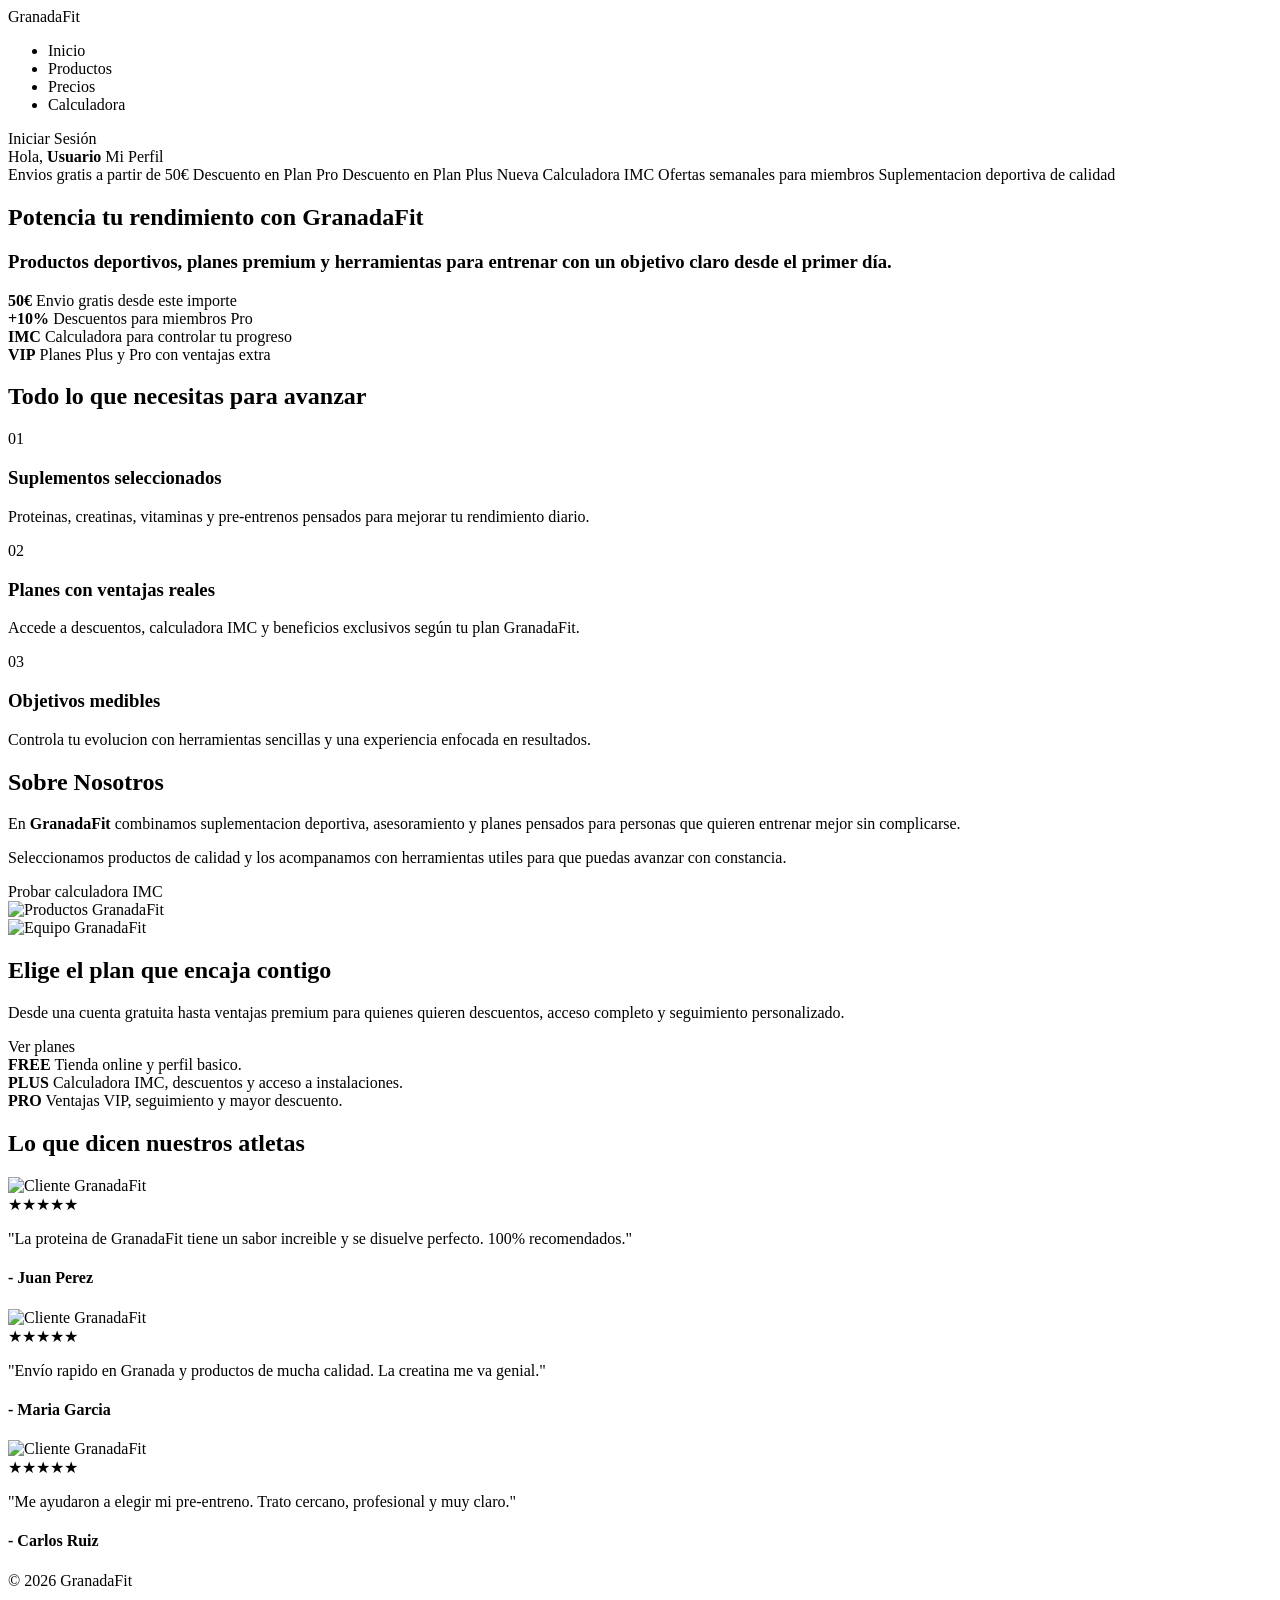
<file: src/main/resources/templates/index.html>
<!DOCTYPE html>
<html lang="es" xmlns:th="http://www.thymeleaf.org"
      xmlns:sec="http://www.thymeleaf.org/extras/spring-security">
<head>
  <meta charset="UTF-8">
  <meta name="viewport" content="width=device-width, initial-scale=1.0">
  <title>GranadaFit | Suplementos y planes fitness</title>
  <link rel="stylesheet" th:href="@{/styles.css}">
  <link href="https://fonts.googleapis.com/css2?family=Poppins:wght@300;400;500;600;700&display=swap" rel="stylesheet">
</head>
<body>

<header>
  <nav class="navbar">
    <div class="logo">Granada<span>Fit</span></div>
    <ul class="nav-links">
      <li><a th:href="@{index.html}">Inicio</a></li>
      <li><a th:href="@{/productos}">Productos</a></li>
      <li><a th:href="@{/precios}">Precios</a></li>
      <li><a th:href="@{/calculadora}">Calculadora</a></li>
    </ul>

    <div sec:authorize="isAnonymous()">
      <a th:href="@{/login}" class="btn-login">Iniciar Sesi&oacute;n</a>
    </div>

    <div sec:authorize="isAuthenticated()" class="user-nav">
      <span class="user-greeting">Hola, <strong sec:authentication="name">Usuario</strong></span>
      <a th:href="@{/perfil}" class="btn-profile">Mi Perfil</a>
    </div>
  </nav>
</header>

<div class="promo-banner">
  <div class="promo-track">
    <span>Envios gratis a partir de 50&euro;</span>
    <span>Descuento en Plan Pro</span>
    <span>Descuento en Plan Plus</span>
    <span>Nueva Calculadora IMC</span>
    <span>Ofertas semanales para miembros</span>
    <span>Suplementacion deportiva de calidad</span>
  </div>
</div>

<section id="inicio" class="hero">
  <div class="hero-content">
    <h1>Potencia tu <span class="highlight">rendimiento</span> con GranadaFit</h1>
    <h3>Productos deportivos, planes premium y herramientas para entrenar con un objetivo claro desde el primer día.</h3>
  </div>
</section>

<section class="trust-strip">
  <div class="trust-item">
    <strong>50&euro;</strong>
    <span>Envio gratis desde este importe</span>
  </div>
  <div class="trust-item">
    <strong>+10%</strong>
    <span>Descuentos para miembros Pro</span>
  </div>
  <div class="trust-item">
    <strong>IMC</strong>
    <span>Calculadora para controlar tu progreso</span>
  </div>
  <div class="trust-item">
    <strong>VIP</strong>
    <span>Planes Plus y Pro con ventajas extra</span>
  </div>
</section>

<section class="container">
  <h2 class="section-title">Todo lo que necesitas para avanzar</h2>
  <div class="benefits-grid">
    <article class="benefit-card">
      <span>01</span>
      <h3>Suplementos seleccionados</h3>
      <p>Proteinas, creatinas, vitaminas y pre-entrenos pensados para mejorar tu rendimiento diario.</p>
    </article>
    <article class="benefit-card">
      <span>02</span>
      <h3>Planes con ventajas reales</h3>
      <p>Accede a descuentos, calculadora IMC y beneficios exclusivos según tu plan GranadaFit.</p>
    </article>
    <article class="benefit-card">
      <span>03</span>
      <h3>Objetivos medibles</h3>
      <p>Controla tu evolucion con herramientas sencillas y una experiencia enfocada en resultados.</p>
    </article>
  </div>
</section>

<section id="sobre-nosotros" class="about-section">
  <div class="container about-flex">
    <div class="about-text">
      <h2>Sobre <span class="highlight">Nosotros</span></h2>
      <p>En <strong>GranadaFit</strong> combinamos suplementacion deportiva, asesoramiento y planes pensados para personas que quieren entrenar mejor sin complicarse.</p>
      <p>Seleccionamos productos de calidad y los acompanamos con herramientas utiles para que puedas avanzar con constancia.</p>
      <a th:href="@{/calculadora}" class="btn-main">Probar calculadora IMC</a>
    </div>
    <div class="about-img-grid">
      <div class="img-box">
        <img th:src="@{/img/img-index/productos.png}" alt="Productos GranadaFit">
      </div>
      <div class="img-box">
        <img th:src="@{/img/img-index/equipo.png}" alt="Equipo GranadaFit">
      </div>
    </div>
  </div>
</section>

<section class="plan-preview">
  <div class="plan-preview-inner">
    <div>
      <h2>Elige el plan que encaja contigo</h2>
      <p>Desde una cuenta gratuita hasta ventajas premium para quienes quieren descuentos, acceso completo y seguimiento personalizado.</p>
      <a th:href="@{/precios}" class="btn-main">Ver planes</a>
    </div>
    <div class="plan-list">
      <div><strong>FREE</strong> Tienda online y perfil basico.</div>
      <div><strong>PLUS</strong> Calculadora IMC, descuentos y acceso a instalaciones.</div>
      <div><strong>PRO</strong> Ventajas VIP, seguimiento y mayor descuento.</div>
    </div>
  </div>
</section>

<section id="opiniones" class="container">
  <h2 class="section-title">Lo que dicen nuestros atletas</h2>
  <div class="grid-opiniones">
    <div class="opinion-card">
      <div class="customer-img">
        <img th:src="@{/img/img-index/c1.png}" alt="Cliente GranadaFit">
      </div>
      <div class="rating" aria-label="5 de 5 estrellas">★★★★★</div>
      <p class="review">"La proteina de GranadaFit tiene un sabor increible y se disuelve perfecto. 100% recomendados."</p>
      <h4>- Juan Perez</h4>
    </div>
    <div class="opinion-card">
      <div class="customer-img">
        <img th:src="@{/img/img-index/c2.png}" alt="Cliente GranadaFit">
      </div>
      <div class="rating" aria-label="5 de 5 estrellas">★★★★★</div>
      <p class="review">"Envío rapido en Granada y productos de mucha calidad. La creatina me va genial."</p>
      <h4>- Maria Garcia</h4>
    </div>
    <div class="opinion-card">
      <div class="customer-img">
        <img th:src="@{/img/img-index/c3.png}" alt="Cliente GranadaFit">
      </div>
      <div class="rating" aria-label="5 de 5 estrellas">★★★★★</div>
      <p class="review">"Me ayudaron a elegir mi pre-entreno. Trato cercano, profesional y muy claro."</p>
      <h4>- Carlos Ruiz</h4>
    </div>
  </div>
</section>

<footer>
  <p>&copy; 2026 GranadaFit</p>
</footer>

</body>
</html>
</file>
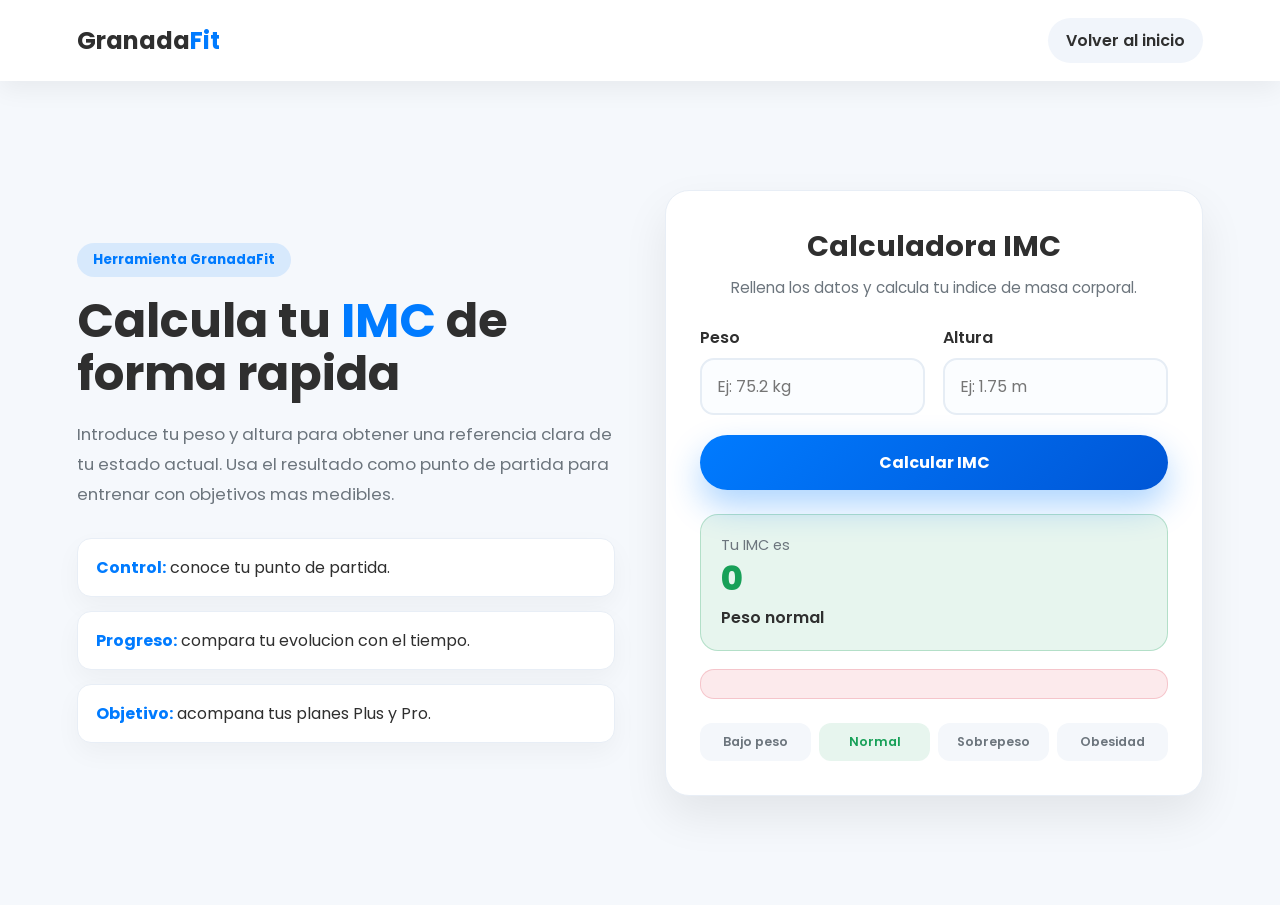
<file: src/main/resources/templates/calculadora.html>
<!DOCTYPE html>
<html lang="es" xmlns:th="http://www.thymeleaf.org">
<head>
    <meta charset="UTF-8">
    <meta name="viewport" content="width=device-width, initial-scale=1.0">
    <title>GranadaFit | Calculadora IMC</title>
    <link href="https://fonts.googleapis.com/css2?family=Poppins:wght@300;400;500;600;700&display=swap" rel="stylesheet">

    <style>
        :root {
            --primary-color: #007bff;
            --dark-color: #2f2f2f;
            --light-bg: #f5f8fc;
            --white: #ffffff;
            --muted: #6c757d;
            --success: #18a058;
            --danger: #dc3545;
            --shadow: 0 20px 45px rgba(0,0,0,0.08);
        }

        * {
            margin: 0;
            padding: 0;
            box-sizing: border-box;
            font-family: 'Poppins', sans-serif;
        }

        body {
            min-height: 100vh;
            background: var(--light-bg);
            color: var(--dark-color);
        }

        .topbar {
            width: 100%;
            background: var(--white);
            padding: 18px 6%;
            display: flex;
            justify-content: space-between;
            align-items: center;
            box-shadow: 0 8px 24px rgba(0,0,0,0.06);
        }

        .logo {
            font-size: 1.5rem;
            font-weight: 700;
        }

        .logo span {
            color: var(--primary-color);
        }

        .back-link {
            display: inline-flex;
            align-items: center;
            gap: 8px;
            color: var(--dark-color);
            text-decoration: none;
            font-weight: 600;
            background: #f1f5fb;
            padding: 10px 18px;
            border-radius: 999px;
            transition: 0.3s ease;
        }

        .back-link:hover {
            background: var(--dark-color);
            color: var(--white);
            transform: translateY(-2px);
        }

        .page {
            min-height: calc(100vh - 76px);
            display: grid;
            grid-template-columns: 1fr 1fr;
            align-items: center;
            gap: 50px;
            padding: 60px 6%;
        }

        .intro {
            max-width: 560px;
        }

        .tag {
            display: inline-block;
            margin-bottom: 18px;
            padding: 7px 16px;
            border-radius: 999px;
            background: rgba(0,123,255,0.12);
            color: var(--primary-color);
            font-weight: 700;
            font-size: 0.85rem;
        }

        .intro h1 {
            font-size: 3rem;
            line-height: 1.1;
            margin-bottom: 18px;
        }

        .intro h1 span {
            color: var(--primary-color);
        }

        .intro p {
            color: var(--muted);
            font-size: 1.05rem;
            line-height: 1.8;
            margin-bottom: 28px;
        }

        .benefits {
            display: grid;
            gap: 14px;
        }

        .benefit {
            background: var(--white);
            border: 1px solid #e8eef6;
            border-radius: 14px;
            padding: 16px 18px;
            box-shadow: 0 10px 26px rgba(0,0,0,0.04);
        }

        .benefit strong {
            color: var(--primary-color);
        }

        .calculator-card {
            background: var(--white);
            border-radius: 24px;
            padding: 34px;
            box-shadow: var(--shadow);
            border: 1px solid #e8eef6;
        }

        .card-header {
            margin-bottom: 26px;
            text-align: center;
        }

        .card-header h2 {
            font-size: 1.8rem;
            margin-bottom: 8px;
        }

        .card-header p {
            color: var(--muted);
            font-size: 0.95rem;
        }

        .form-grid {
            display: grid;
            grid-template-columns: 1fr 1fr;
            gap: 18px;
        }

        .form-group {
            margin-bottom: 20px;
        }

        .form-group label {
            display: block;
            margin-bottom: 8px;
            font-weight: 600;
            color: var(--dark-color);
        }

        .form-group input {
            width: 100%;
            border: 2px solid #e6edf5;
            border-radius: 14px;
            padding: 14px 15px;
            font-size: 1rem;
            outline: none;
            transition: 0.3s ease;
            background: #fbfdff;
        }

        .form-group input:focus {
            border-color: var(--primary-color);
            box-shadow: 0 0 0 4px rgba(0,123,255,0.12);
            background: var(--white);
        }

        .btn-calculate {
            width: 100%;
            border: none;
            border-radius: 999px;
            padding: 15px 20px;
            background: linear-gradient(135deg, var(--primary-color), #0056d6);
            color: var(--white);
            font-size: 1rem;
            font-weight: 700;
            cursor: pointer;
            box-shadow: 0 16px 34px rgba(0,123,255,0.32);
            transition: 0.3s ease;
        }

        .btn-calculate:hover {
            transform: translateY(-3px);
            box-shadow: 0 20px 42px rgba(0,123,255,0.42);
        }

        .result {
            margin-top: 24px;
            padding: 20px;
            border-radius: 18px;
            background: rgba(24,160,88,0.1);
            border: 1px solid rgba(24,160,88,0.25);
        }

        .result-label {
            color: var(--muted);
            font-size: 0.9rem;
            margin-bottom: 6px;
        }

        .result-value {
            font-size: 2.1rem;
            color: var(--success);
            font-weight: 800;
            line-height: 1;
        }

        .result-message {
            margin-top: 10px;
            color: var(--dark-color);
            font-weight: 600;
        }

        .error {
            margin-top: 18px;
            padding: 14px 16px;
            border-radius: 14px;
            color: var(--danger);
            background: rgba(220,53,69,0.1);
            border: 1px solid rgba(220,53,69,0.2);
            font-weight: 600;
        }

        .scale {
            display: grid;
            grid-template-columns: repeat(4, 1fr);
            gap: 8px;
            margin-top: 24px;
        }

        .scale-item {
            padding: 10px;
            border-radius: 12px;
            background: #f4f7fb;
            text-align: center;
            font-size: 0.78rem;
            color: var(--muted);
            font-weight: 600;
        }

        .scale-item:nth-child(2) {
            color: var(--success);
            background: rgba(24,160,88,0.1);
        }

        @media (max-width: 900px) {
            .page {
                grid-template-columns: 1fr;
                padding: 42px 5%;
            }

            .intro {
                max-width: 100%;
                text-align: center;
            }

            .intro h1 {
                font-size: 2.25rem;
            }
        }

        @media (max-width: 560px) {
            .topbar {
                gap: 14px;
                flex-direction: column;
            }

            .calculator-card {
                padding: 24px;
            }

            .form-grid,
            .scale {
                grid-template-columns: 1fr;
            }
        }
    </style>
</head>
<body>

<header class="topbar">
    <div class="logo">Granada<span>Fit</span></div>
    <a th:href="@{/}" class="back-link">Volver al inicio</a>
</header>

<main class="page">
    <section class="intro">
        <span class="tag">Herramienta GranadaFit</span>
        <h1>Calcula tu <span>IMC</span> de forma rapida</h1>
        <p>
            Introduce tu peso y altura para obtener una referencia clara de tu estado actual.
            Usa el resultado como punto de partida para entrenar con objetivos mas medibles.
        </p>

        <div class="benefits">
            <div class="benefit"><strong>Control:</strong> conoce tu punto de partida.</div>
            <div class="benefit"><strong>Progreso:</strong> compara tu evolucion con el tiempo.</div>
            <div class="benefit"><strong>Objetivo:</strong> acompana tus planes Plus y Pro.</div>
        </div>
    </section>

    <section class="calculator-card">
        <div class="card-header">
            <h2>Calculadora IMC</h2>
            <p>Rellena los datos y calcula tu indice de masa corporal.</p>
        </div>

        <form th:action="@{/calcular-imc}" method="post">
            <div class="form-grid">
                <div class="form-group">
                    <label for="peso">Peso</label>
                    <input id="peso" type="number" step="0.01" min="1" name="peso" th:value="${pesoEnviado}" placeholder="Ej: 75.2 kg" required>
                </div>

                <div class="form-group">
                    <label for="altura">Altura</label>
                    <input id="altura" type="number" step="0.01" min="1" name="altura" th:value="${alturaEnviada}" placeholder="Ej: 1.75 m" required>
                </div>
            </div>

            <button type="submit" class="btn-calculate">Calcular IMC</button>
        </form>

        <div th:if="${resultado}" class="result">
            <p class="result-label">Tu IMC es</p>
            <p class="result-value" th:text="${resultado}">0</p>
            <p class="result-message" th:text="${mensaje}">Peso normal</p>
        </div>

        <p th:if="${error}" class="error" th:text="${error}"></p>

        <div class="scale" aria-label="Escala orientativa de IMC">
            <div class="scale-item">Bajo peso</div>
            <div class="scale-item">Normal</div>
            <div class="scale-item">Sobrepeso</div>
            <div class="scale-item">Obesidad</div>
        </div>
    </section>
</main>

</body>
</html>
</file>
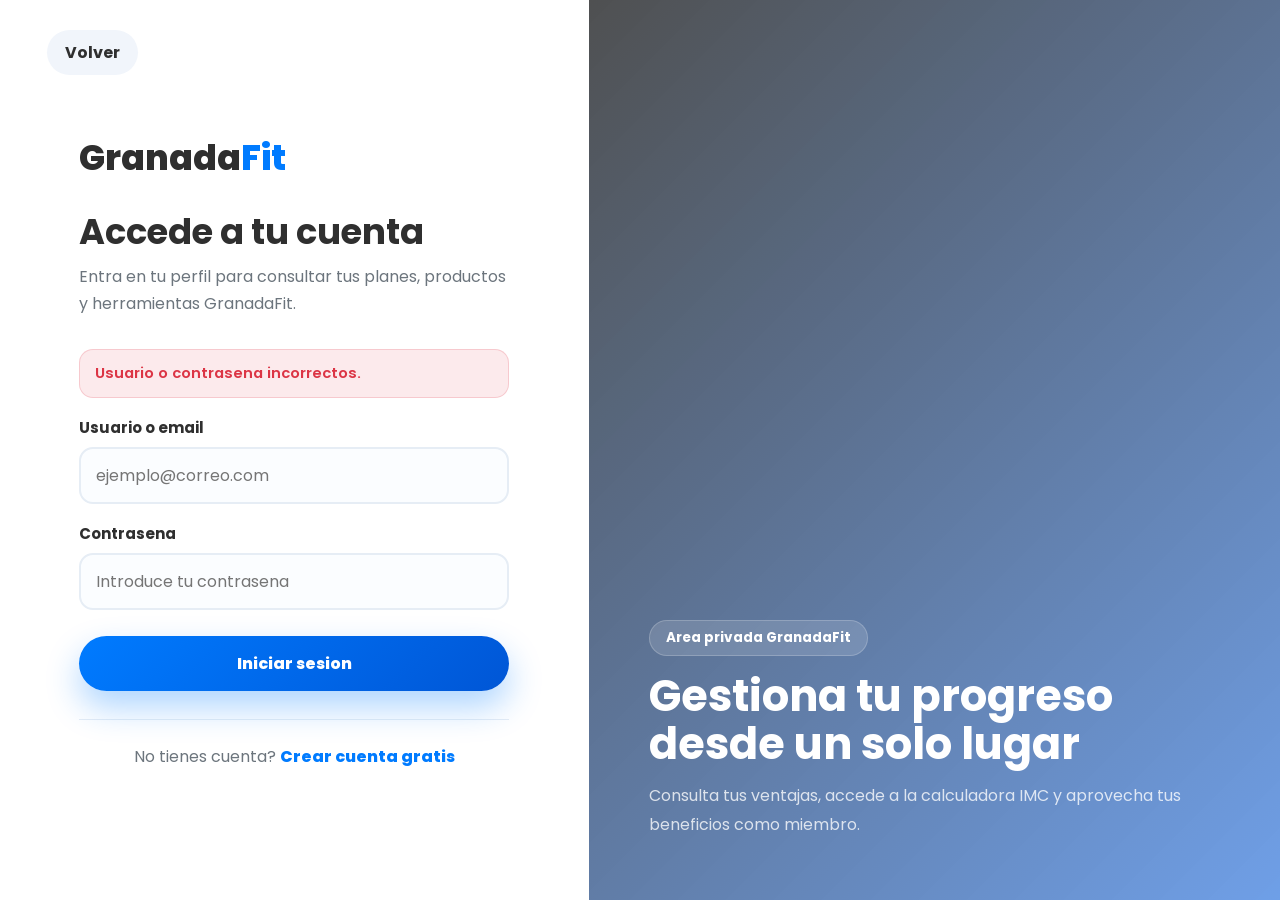
<file: src/main/resources/templates/login.html>
<!DOCTYPE html>
<html lang="es" xmlns:th="http://www.thymeleaf.org">
<head>
    <meta charset="UTF-8">
    <meta name="viewport" content="width=device-width, initial-scale=1.0">
    <title>GranadaFit | Iniciar sesion</title>
    <link href="https://fonts.googleapis.com/css2?family=Poppins:wght@300;400;500;600;700;800&display=swap" rel="stylesheet">

    <style>
        :root {
            --primary-color: #007bff;
            --dark-color: #2f2f2f;
            --light-bg: #f5f8fc;
            --white: #ffffff;
            --muted: #6c757d;
            --border: #e6edf5;
            --danger: #dc3545;
            --shadow: 0 22px 48px rgba(0,0,0,0.1);
        }

        * {
            margin: 0;
            padding: 0;
            box-sizing: border-box;
            font-family: 'Poppins', sans-serif;
        }

        body {
            min-height: 100vh;
            background: var(--light-bg);
            color: var(--dark-color);
        }

        .auth-page {
            min-height: 100vh;
            display: grid;
            grid-template-columns: 0.92fr 1.08fr;
        }

        .auth-panel {
            background: var(--white);
            padding: 48px 8%;
            display: flex;
            flex-direction: column;
            justify-content: center;
            position: relative;
        }

        .back-link {
            position: absolute;
            top: 30px;
            left: 8%;
            color: var(--dark-color);
            text-decoration: none;
            font-weight: 700;
            background: #f1f5fb;
            padding: 10px 18px;
            border-radius: 999px;
            transition: 0.3s ease;
        }

        .back-link:hover {
            background: var(--dark-color);
            color: var(--white);
            transform: translateY(-2px);
        }

        .form-wrapper {
            width: 100%;
            max-width: 430px;
            margin: 0 auto;
        }

        .logo {
            font-size: 2.2rem;
            font-weight: 800;
            margin-bottom: 28px;
        }

        .logo span {
            color: var(--primary-color);
        }

        .form-wrapper h1 {
            font-size: 2.2rem;
            line-height: 1.15;
            margin-bottom: 10px;
        }

        .subtitle {
            color: var(--muted);
            line-height: 1.7;
            margin-bottom: 32px;
        }

        .form-group {
            margin-bottom: 18px;
        }

        .form-group label {
            display: block;
            margin-bottom: 8px;
            font-weight: 700;
            font-size: 0.94rem;
        }

        .form-group input {
            width: 100%;
            border: 2px solid var(--border);
            border-radius: 14px;
            padding: 14px 15px;
            font-size: 1rem;
            outline: none;
            background: #fbfdff;
            transition: 0.3s ease;
        }

        .form-group input:focus {
            border-color: var(--primary-color);
            box-shadow: 0 0 0 4px rgba(0,123,255,0.12);
            background: var(--white);
        }

        .btn-auth {
            width: 100%;
            border: none;
            border-radius: 999px;
            padding: 15px 20px;
            background: linear-gradient(135deg, var(--primary-color), #0056d6);
            color: var(--white);
            font-size: 1rem;
            font-weight: 800;
            cursor: pointer;
            box-shadow: 0 16px 34px rgba(0,123,255,0.32);
            transition: 0.3s ease;
            margin-top: 8px;
        }

        .btn-auth:hover {
            transform: translateY(-3px);
            box-shadow: 0 20px 42px rgba(0,123,255,0.42);
        }

        .auth-message {
            margin-bottom: 18px;
            padding: 13px 15px;
            border-radius: 14px;
            font-size: 0.92rem;
            font-weight: 600;
        }

        .auth-error {
            background: rgba(220,53,69,0.1);
            color: var(--danger);
            border: 1px solid rgba(220,53,69,0.18);
        }

        .register-box {
            margin-top: 28px;
            padding-top: 24px;
            border-top: 1px solid var(--border);
            text-align: center;
            color: var(--muted);
        }

        .register-box a {
            color: var(--primary-color);
            text-decoration: none;
            font-weight: 800;
        }

        .register-box a:hover {
            text-decoration: underline;
        }

        .image-panel {
            position: relative;
            background:
                linear-gradient(135deg, rgba(0,0,0,0.68), rgba(0,86,214,0.55)),
                url('https://images.unsplash.com/photo-1534438327276-14e5300c3a48?q=80&w=1470&auto=format&fit=crop') center/cover;
            display: flex;
            align-items: flex-end;
            padding: 60px;
            color: var(--white);
            overflow: hidden;
        }

        .image-content {
            max-width: 540px;
            position: relative;
            z-index: 1;
        }

        .image-content span {
            display: inline-block;
            margin-bottom: 16px;
            padding: 7px 16px;
            border-radius: 999px;
            background: rgba(255,255,255,0.14);
            border: 1px solid rgba(255,255,255,0.2);
            font-weight: 700;
            font-size: 0.85rem;
        }

        .image-content h2 {
            font-size: 2.7rem;
            line-height: 1.12;
            margin-bottom: 14px;
        }

        .image-content p {
            color: rgba(255,255,255,0.78);
            line-height: 1.8;
        }

        @media (max-width: 900px) {
            .auth-page {
                grid-template-columns: 1fr;
            }

            .image-panel {
                min-height: 360px;
                order: -1;
            }

            .auth-panel {
                padding: 80px 6% 44px;
            }
        }

        @media (max-width: 560px) {
            .image-panel {
                padding: 38px 6%;
            }

            .image-content h2,
            .form-wrapper h1 {
                font-size: 2rem;
            }
        }
    </style>
</head>
<body>

<main class="auth-page">
    <section class="auth-panel">
        <a th:href="@{/}" class="back-link">Volver</a>

        <div class="form-wrapper">
            <div class="logo">Granada<span>Fit</span></div>
            <h1>Accede a tu cuenta</h1>
            <p class="subtitle">Entra en tu perfil para consultar tus planes, productos y herramientas GranadaFit.</p>

            <div th:if="${param.error}" class="auth-message auth-error">
                Usuario o contrasena incorrectos.
            </div>

            <form th:action="@{/login}" method="post">
                <div class="form-group">
                    <label for="username">Usuario o email</label>
                    <input type="text" id="username" name="username" placeholder="ejemplo@correo.com" required>
                </div>

                <div class="form-group">
                    <label for="password">Contrasena</label>
                    <input type="password" id="password" name="password" placeholder="Introduce tu contrasena" required>
                </div>

                <button type="submit" class="btn-auth">Iniciar sesion</button>
            </form>

            <div class="register-box">
                <span>No tienes cuenta?</span>
                <a th:href="@{/register}">Crear cuenta gratis</a>
            </div>
        </div>
    </section>

    <section class="image-panel">
        <div class="image-content">
            <span>Area privada GranadaFit</span>
            <h2>Gestiona tu progreso desde un solo lugar</h2>
            <p>Consulta tus ventajas, accede a la calculadora IMC y aprovecha tus beneficios como miembro.</p>
        </div>
    </section>
</main>

</body>
</html>
</file>
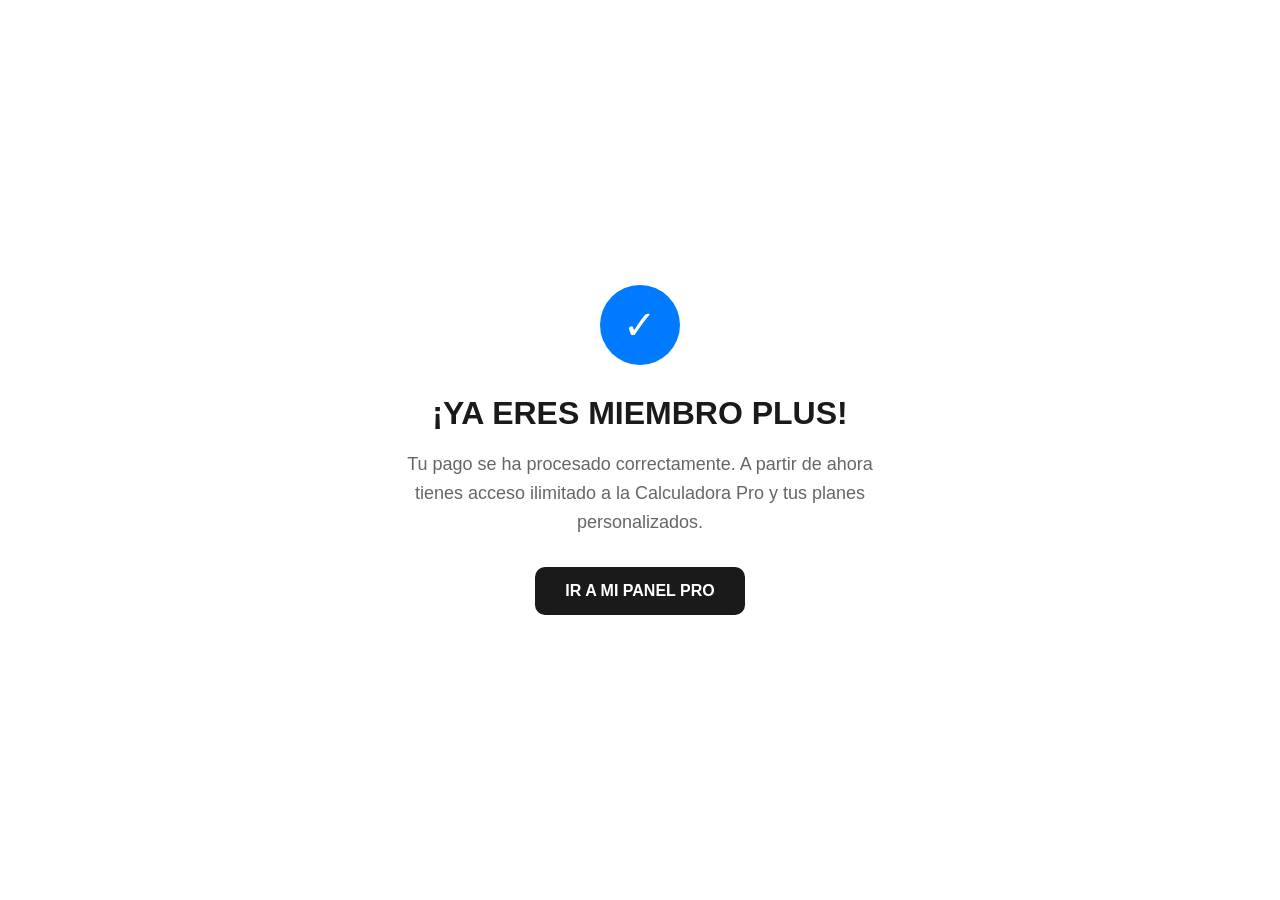
<file: src/main/resources/templates/pago-exitoso.html>
<!DOCTYPE html>
<html xmlns:th="http://www.thymeleaf.org">
<head>
    <meta charset="UTF-8">
    <title>¡Bienvenido al equipo! | GranadaFit</title>
    <style>
        body { background-color: #ffffff; font-family: 'Segoe UI', sans-serif; display: flex; justify-content: center; align-items: center; min-height: 100vh; margin: 0; text-align: center; }
        .success-card { max-width: 500px; padding: 40px; }
        .icon-circle { width: 80px; height: 80px; background: #007bff; color: white; border-radius: 50%; display: flex; justify-content: center; align-items: center; font-size: 40px; margin: 0 auto 30px; }
        h1 { font-size: 32px; color: #1a1a1a; margin-bottom: 10px; text-transform: uppercase; }
        p { color: #666; font-size: 18px; line-height: 1.6; margin-bottom: 30px; }
        .btn-ready { background: #1a1a1a; color: white; padding: 15px 30px; border-radius: 10px; text-decoration: none; font-weight: bold; transition: 0.3s; display: inline-block; }
        .btn-ready:hover { background: #007bff; transform: scale(1.05); }
    </style>
</head>
<body>

<div class="success-card">
    <div class="icon-circle">✓</div>
    <h1>¡Ya eres Miembro PLUS!</h1>
    <p>Tu pago se ha procesado correctamente. A partir de ahora tienes acceso ilimitado a la Calculadora Pro y tus planes personalizados.</p>

    <a th:href="@{/perfil}" class="btn-ready">IR A MI PANEL PRO</a>
</div>

</body>
</html>
</file>
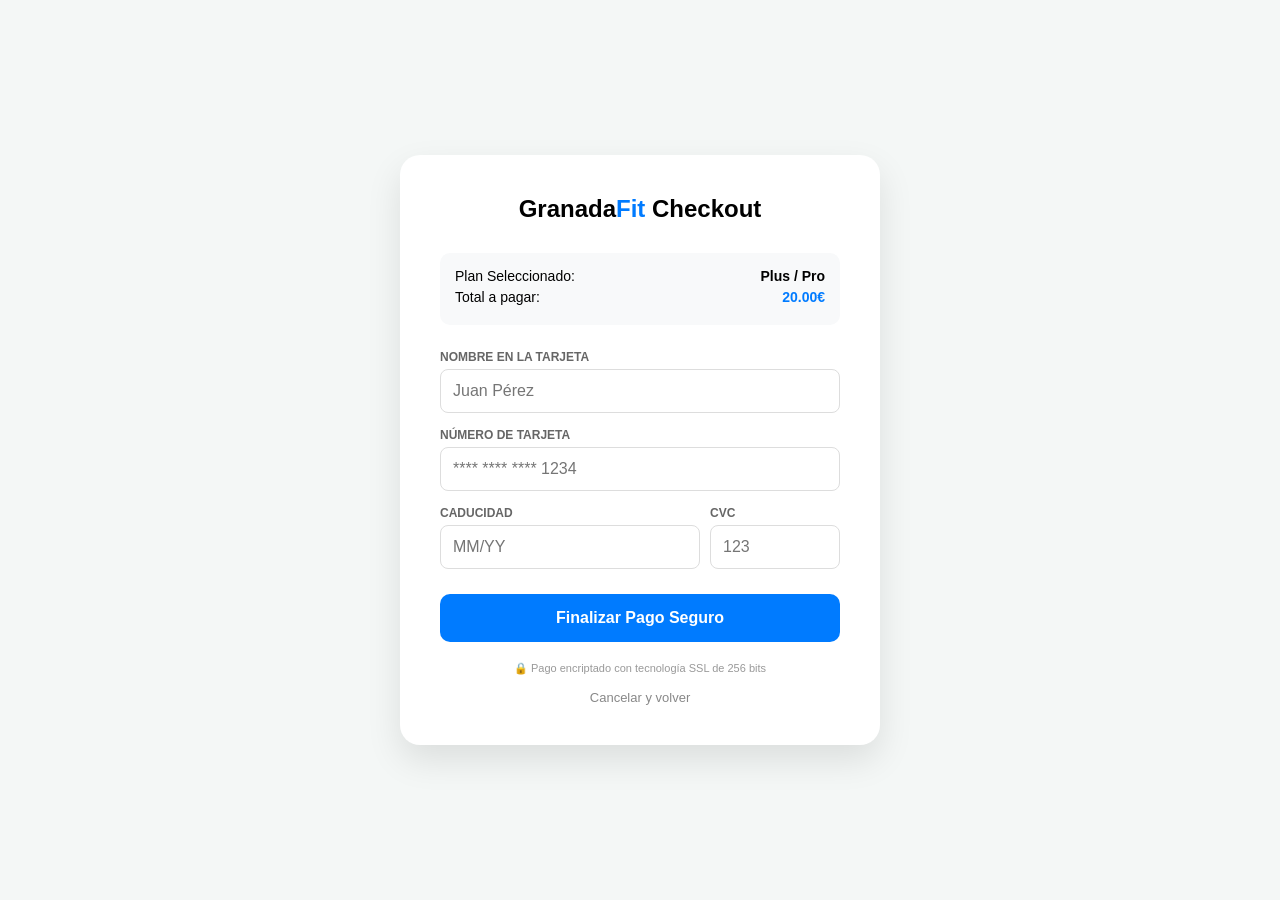
<file: src/main/resources/templates/pasarela.html>
<!DOCTYPE html>
<html xmlns:th="http://www.thymeleaf.org">
<head>
    <meta charset="UTF-8">
    <meta name="viewport" content="width=device-width, initial-scale=1.0">
    <title>Pago Seguro | GranadaFit</title>
    <style>
        body { background-color: #f4f7f6; font-family: 'Segoe UI', sans-serif; display: flex; justify-content: center; align-items: center; min-height: 100vh; margin: 0; }

        .checkout-container {
            background: white;
            padding: 40px;
            border-radius: 20px;
            box-shadow: 0 15px 35px rgba(0,0,0,0.1);
            width: 100%;
            max-width: 400px;
            text-align: center;
        }

        .brand { font-weight: bold; font-size: 24px; margin-bottom: 30px; }
        .brand span { color: #007bff; }

        .payment-info { background: #f8f9fa; padding: 15px; border-radius: 10px; margin-bottom: 25px; text-align: left; }
        .payment-info div { display: flex; justify-content: space-between; margin-bottom: 5px; font-size: 14px; }

        .form-group { text-align: left; margin-bottom: 15px; }
        label { display: block; font-size: 12px; font-weight: bold; margin-bottom: 5px; color: #666; }
        input { width: 100%; padding: 12px; border: 1px solid #ddd; border-radius: 8px; box-sizing: border-box; font-size: 16px; }

        .btn-pagar {
            background: #007bff;
            color: white;
            border: none;
            padding: 15px;
            width: 100%;
            border-radius: 10px;
            font-weight: bold;
            font-size: 16px;
            cursor: pointer;
            transition: 0.3s;
            margin-top: 10px;
        }
        .btn-pagar:hover { background: #0056b3; }

        .secure-text { font-size: 11px; color: #999; margin-top: 20px; display: flex; align-items: center; justify-content: center; gap: 5px; }
    </style>
</head>
<body>

<div class="checkout-container">
    <div class="brand">Granada<span>Fit</span> Checkout</div>

    <div class="payment-info">
        <div><span>Plan Seleccionado:</span> <strong>Plus / Pro</strong></div>
        <div><span>Total a pagar:</span> <strong style="color: #007bff;">20.00€</strong></div>
    </div>

    <form th:action="@{/pago-exitoso}" method="get">

        <div class="form-group">
            <label>NOMBRE EN LA TARJETA</label>
            <input type="text" placeholder="Juan Pérez" required>
        </div>

        <div class="form-group">
            <label>NÚMERO DE TARJETA</label>
            <input type="text" placeholder="**** **** **** 1234" required>
        </div>

        <div style="display: flex; gap: 10px;">
            <div class="form-group" style="flex: 2;">
                <label>CADUCIDAD</label>
                <input type="text" placeholder="MM/YY" required>
            </div>
            <div class="form-group" style="flex: 1;">
                <label>CVC</label>
                <input type="text" placeholder="123" required>
            </div>
        </div>

        <button type="submit" class="btn-pagar">Finalizar Pago Seguro</button>
    </form>

    <div class="secure-text">
        🔒 Pago encriptado con tecnología SSL de 256 bits
    </div>

    <a th:href="@{/precios}" style="display: block; margin-top: 15px; font-size: 13px; color: #888; text-decoration: none;">Cancelar y volver</a>
</div>

</body>
</html>
</file>
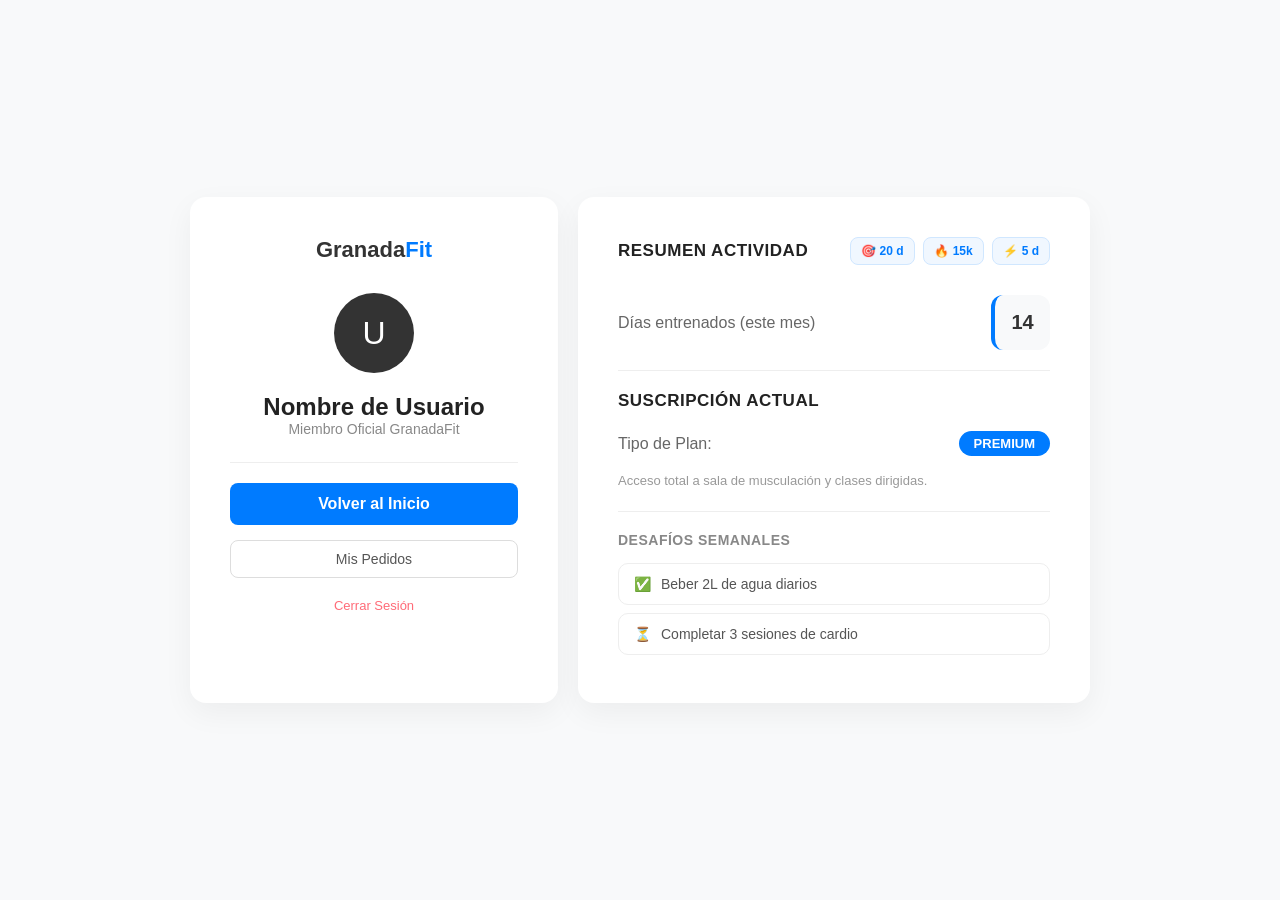
<file: src/main/resources/templates/perfil.html>
<!DOCTYPE html>
<html xmlns:th="http://www.thymeleaf.org">
<head>
    <meta charset="UTF-8">
    <meta name="viewport" content="width=device-width, initial-scale=1.0">
    <title>Mi Perfil | GranadaFit</title>
    <style>
        /* (Mantén todo tu bloque de <style> igual, no lo toques porque está perfecto) */
        @keyframes fadeIn { from { opacity: 0; transform: translateY(10px); } to { opacity: 1; transform: translateY(0); } }
        body { background-color: #f8f9fa; margin: 0; font-family: 'Segoe UI', Arial, sans-serif; color: #333; display: flex; justify-content: center; align-items: center; min-height: 100vh; }
        .main-container { display: flex; gap: 20px; width: 100%; max-width: 900px; padding: 20px; animation: fadeIn 0.6s ease-out; }
        .card { background: white; border-radius: 16px; box-shadow: 0 10px 30px rgba(0,0,0,0.05); padding: 40px; }
        .profile-card { flex: 1; text-align: center; }
        .info-card { flex: 1.5; }
        .brand-text { font-weight: bold; font-size: 22px; margin-bottom: 30px; color: #333; }
        .brand-text span { color: #007bff; }
        .avatar-circle { width: 80px; height: 80px; background-color: #333; color: white; border-radius: 50%; display: flex; justify-content: center; align-items: center; font-size: 32px; margin: 0 auto 20px; font-weight: 300; }
        h2 { margin: 0; font-size: 24px; color: #222; }
        .user-email { color: #888; font-size: 14px; margin-bottom: 25px; display: block; }
        .divider { height: 1px; background: #eee; margin: 20px 0; }
        .btn-botones { display: block; background-color: #007bff; color: white !important; padding: 12px; border-radius: 8px; text-decoration: none; font-weight: 600; margin-bottom: 15px; transition: 0.3s; text-align: center; }
        .btn-outline { display: block; border: 1px solid #ddd; color: #555; padding: 10px; border-radius: 8px; text-decoration: none; font-size: 14px; transition: 0.3s; text-align: center; }
        .header-actividad { display: flex; justify-content: space-between; align-items: center; margin-bottom: 30px; }
        .section-title { font-size: 17px; font-weight: 700; text-transform: uppercase; letter-spacing: 0.5px; color: #222; }
        .mini-obj-container { display: flex; gap: 8px; }
        .mini-obj { background: #f0f7ff; padding: 6px 10px; border-radius: 8px; font-size: 12px; color: #007bff; font-weight: bold; display: flex; align-items: center; gap: 4px; border: 1px solid #d0e7ff; }
        .data-row { display: flex; justify-content: space-between; align-items: center; }
        .days-circle { background: #f8f9fa; width: 55px; height: 55px; border-radius: 12px; display: flex; align-items: center; justify-content: center; border-left: 4px solid #007bff; }
        .data-value { font-weight: 800; font-size: 20px; color: #333; }
        .plan-badge { background-color: #007bff; color: white; padding: 5px 15px; border-radius: 20px; font-size: 13px; font-weight: bold; text-transform: uppercase; }
        .objetivo-item { background: #fff; border: 1px solid #eee; padding: 12px 15px; border-radius: 10px; font-size: 14px; color: #555; margin-bottom: 8px; transition: 0.3s; display: flex; align-items: center; gap: 10px; }
        .logout-btn { background: none; border: none; color: #ff4757; cursor: pointer; font-size: 13px; margin-top: 20px; width: 100%; opacity: 0.8; }
        @media (max-width: 800px) { .main-container { flex-direction: column; } }
    </style>
</head>
<body>

<div class="main-container">
    <div class="card profile-card">
        <div class="brand-text">Granada<span>Fit</span></div>

        <div class="avatar-circle" th:text="${usuarioNombre.substring(0,1)}">U</div>

        <h2 th:text="${usuarioNombre}">Nombre de Usuario</h2>
        <span class="user-email">Miembro Oficial GranadaFit</span>

        <div class="divider"></div>

        <a th:href="@{/}" class="btn-botones">Volver al Inicio</a>
        <a th:href="@{/productos}" class="btn-outline">Mis Pedidos</a>

        <a th:href="@{/login}" class="logout-btn" style="text-decoration: none; display: block;">Cerrar Sesión</a>
    </div>

    <div class="card info-card">
        <div class="header-actividad">
            <div class="section-title">Resumen Actividad</div>
            <div class="mini-obj-container">
                <div class="mini-obj">🎯 <span>20 d</span></div>
                <div class="mini-obj">🔥 <span>15k</span></div>
                <div class="mini-obj">⚡ <span>5 d</span></div>
            </div>
        </div>

        <div class="data-row">
            <div style="color: #666;">Días entrenados (este mes)</div>
            <div class="days-circle">
                <span class="data-value">14</span>
            </div>
        </div>

        <div class="divider"></div>

        <div class="section-title" style="margin-bottom: 20px;">Suscripción Actual</div>
        <div class="data-row" style="margin-bottom: 15px;">
            <div style="color: #666;">Tipo de Plan:</div>
            <span class="plan-badge">Premium</span>
        </div>
        <p style="font-size: 13px; color: #999; line-height: 1.5; margin: 0;">
            Acceso total a sala de musculación y clases dirigidas.
        </p>

        <div class="divider"></div>

        <div class="section-title" style="margin-bottom: 15px; font-size: 14px; color: #888;">Desafíos Semanales</div>
        <div class="objetivo-item"><span>✅</span> Beber 2L de agua diarios</div>
        <div class="objetivo-item"><span>⏳</span> Completar 3 sesiones de cardio</div>
    </div>
</div>

</body>
</html>
</file>
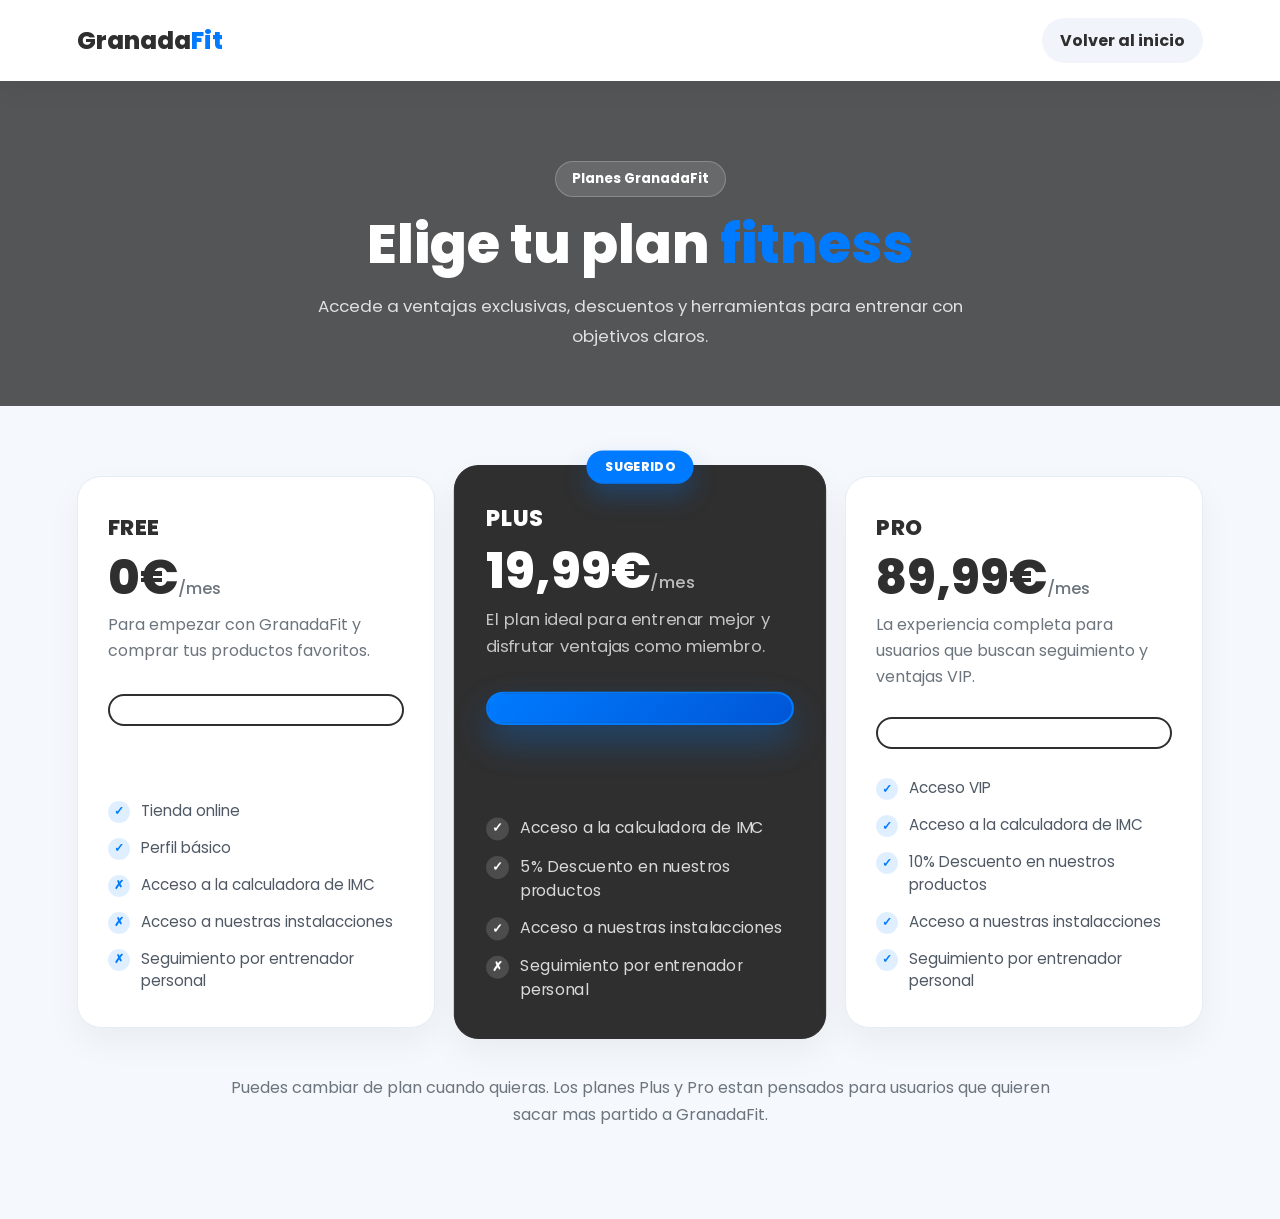
<file: src/main/resources/templates/precios.html>
<!DOCTYPE html>
<html lang="es" xmlns:th="http://www.thymeleaf.org">
<head>
    <meta charset="UTF-8">
    <meta name="viewport" content="width=device-width, initial-scale=1.0">
    <title>GranadaFit | Planes</title>
    <link rel="stylesheet" th:href="@{/styles.css}">
    <link href="https://fonts.googleapis.com/css2?family=Poppins:wght@300;400;500;600;700;800&display=swap" rel="stylesheet">

    <style>
        :root {
            --primary-color: #007bff;
            --dark-color: #2f2f2f;
            --light-bg: #f5f8fc;
            --white: #ffffff;
            --muted: #6c757d;
            --border: #e6edf5;
            --shadow: 0 20px 45px rgba(0,0,0,0.08);
        }

        * {
            margin: 0;
            padding: 0;
            box-sizing: border-box;
            font-family: 'Poppins', sans-serif;
        }

        body {
            background: var(--light-bg);
            color: var(--dark-color);
        }

        .topbar {
            width: 100%;
            background: var(--white);
            padding: 18px 6%;
            display: flex;
            justify-content: space-between;
            align-items: center;
            box-shadow: 0 8px 24px rgba(0,0,0,0.06);
            position: sticky;
            top: 0;
            z-index: 20;
        }

        .logo {
            font-size: 1.5rem;
            font-weight: 800;
        }

        .logo span {
            color: var(--primary-color);
        }

        .back-link {
            display: inline-flex;
            align-items: center;
            color: var(--dark-color);
            text-decoration: none;
            font-weight: 700;
            background: #f1f5fb;
            padding: 10px 18px;
            border-radius: 999px;
            transition: 0.3s ease;
        }

        .back-link:hover {
            background: var(--dark-color);
            color: var(--white);
            transform: translateY(-2px);
        }

        .pricing-hero {
            padding: 80px 6% 55px;
            text-align: center;
            background:
                    linear-gradient(rgba(0,0,0,0.66), rgba(0,0,0,0.66)),
                    url('https://images.unsplash.com/photo-1534438327276-14e5300c3a48?q=80&w=2070&auto=format&fit=crop') center/cover;
            color: var(--white);
        }

        .pricing-hero .tag {
            display: inline-block;
            margin-bottom: 18px;
            padding: 7px 16px;
            border-radius: 999px;
            background: rgba(255,255,255,0.12);
            border: 1px solid rgba(255,255,255,0.22);
            font-weight: 700;
            font-size: 0.85rem;
        }

        .pricing-hero h1 {
            font-size: 3.4rem;
            line-height: 1.1;
            margin-bottom: 16px;
            font-weight: 800;
        }

        .pricing-hero h1 span {
            color: var(--primary-color);
        }

        .pricing-hero p {
            max-width: 680px;
            margin: 0 auto;
            color: rgba(255,255,255,0.82);
            font-size: 1.05rem;
            line-height: 1.8;
        }

        .pricing-section {
            padding: 70px 6% 90px;
        }

        .pricing-grid {
            max-width: 1180px;
            margin: 0 auto;
            display: grid;
            grid-template-columns: repeat(3, 1fr);
            gap: 26px;
            align-items: stretch;
        }

        .pricing-card {
            background: var(--white);
            border: 1px solid var(--border);
            border-radius: 24px;
            padding: 34px 30px;
            box-shadow: 0 14px 34px rgba(0,0,0,0.05);
            display: flex;
            flex-direction: column;
            position: relative;
            transition: 0.3s ease;
        }

        .pricing-card:hover {
            transform: translateY(-8px);
            box-shadow: var(--shadow);
            border-color: rgba(0,123,255,0.35);
        }

        .pricing-card.featured {
            background: var(--dark-color);
            color: var(--white);
            border-color: var(--dark-color);
            transform: scale(1.04);
        }

        .pricing-card.featured:hover {
            transform: scale(1.04) translateY(-8px);
        }

        .plan-badge {
            position: absolute;
            top: -15px;
            left: 50%;
            transform: translateX(-50%);
            background: var(--primary-color);
            color: var(--white);
            padding: 7px 18px;
            border-radius: 999px;
            font-size: 0.75rem;
            font-weight: 800;
            text-transform: uppercase;
            box-shadow: 0 12px 24px rgba(0,123,255,0.26);
        }

        .plan-title {
            font-size: 1.35rem;
            font-weight: 800;
            margin-bottom: 10px;
            letter-spacing: 0.5px;
        }

        .plan-price {
            font-size: 3rem;
            line-height: 1;
            font-weight: 800;
            margin-bottom: 10px;
        }

        .plan-price span {
            font-size: 1rem;
            font-weight: 500;
            color: var(--muted);
        }

        .featured .plan-price span {
            color: rgba(255,255,255,0.68);
        }

        .plan-description {
            color: var(--muted);
            margin-bottom: 28px;
            min-height: 54px;
            line-height: 1.6;
        }

        .featured .plan-description {
            color: rgba(255,255,255,0.72);
        }

        .btn-granada {
            display: block;
            text-align: center;
            padding: 14px 18px;
            border-radius: 999px;
            text-decoration: none;
            font-weight: 800;
            margin-bottom: 28px;
            transition: 0.3s ease;
        }

        .btn-light {
            color: var(--dark-color);
            border: 2px solid var(--dark-color);
            background: var(--white);
        }

        .btn-light:hover {
            background: var(--dark-color);
            color: var(--white);
            transform: translateY(-2px);
        }

        .btn-blue {
            background: linear-gradient(135deg, var(--primary-color), #0056d6);
            color: var(--white);
            border: 2px solid var(--primary-color);
            box-shadow: 0 16px 34px rgba(0,123,255,0.32);
        }

        .btn-blue:hover {
            transform: translateY(-2px);
            box-shadow: 0 20px 42px rgba(0,123,255,0.42);
        }

        .features-list {
            list-style: none;
            display: grid;
            gap: 14px;
            margin-top: auto;
        }

        .features-list li {
            display: flex;
            align-items: flex-start;
            gap: 11px;
            color: #4f5965;
            line-height: 1.5;
            font-size: 0.95rem;
        }

        .featured .features-list li {
            color: rgba(255,255,255,0.82);
        }

        .check-icon {
            display: inline-flex;
            align-items: center;
            justify-content: center;
            width: 22px;
            height: 22px;
            min-width: 22px;
            border-radius: 50%;
            background: rgba(0,123,255,0.12);
            color: var(--primary-color);
            font-size: 0.78rem;
            font-weight: 800;
            margin-top: 1px;
        }

        .featured .check-icon {
            background: rgba(255,255,255,0.14);
            color: var(--white);
        }

        .pricing-note {
            max-width: 820px;
            margin: 46px auto 0;
            text-align: center;
            color: var(--muted);
            line-height: 1.7;
        }

        @media (max-width: 980px) {
            .pricing-grid {
                grid-template-columns: 1fr;
                max-width: 520px;
            }

            .pricing-card.featured,
            .pricing-card.featured:hover {
                transform: none;
            }

            .pricing-hero h1 {
                font-size: 2.5rem;
            }
        }

        @media (max-width: 560px) {
            .topbar {
                flex-direction: column;
                gap: 14px;
            }

            .pricing-hero {
                padding: 60px 5% 45px;
            }

            .pricing-section {
                padding: 50px 5% 70px;
            }

            .pricing-card {
                padding: 30px 24px;
            }
        }
    </style>
</head>
<body>

<header class="topbar">
    <div class="logo">Granada<span>Fit</span></div>
    <a th:href="@{/}" class="back-link">Volver al inicio</a>
</header>

<section class="pricing-hero">
    <span class="tag">Planes GranadaFit</span>
    <h1>Elige tu plan <span>fitness</span></h1>
    <p>Accede a ventajas exclusivas, descuentos y herramientas para entrenar con objetivos claros.</p>
</section>

<main class="pricing-section">
    <div class="pricing-grid">
        <article class="pricing-card">
            <div class="plan-title">FREE</div>
            <div class="plan-price">0€<span>/mes</span></div>
            <p class="plan-description">Para empezar con GranadaFit y comprar tus productos favoritos.</p>

            <a th:href="${#authorization.expression('isAuthenticated()')} ? @{/perfil} : @{/login}" class="btn-granada btn-light">
                <span th:text="${#authorization.expression('isAuthenticated()')} ? 'Mi Perfil' : 'Empezar'"></span>
            </a>

            <ul class="features-list">
                <li><span class="check-icon">✓</span> Tienda online</li>
                <li><span class="check-icon">✓</span> Perfil básico</li>
                <li><span class="check-icon">✗</span> Acceso a la calculadora de IMC</li>
                <li><span class="check-icon">✗</span> Acceso a nuestras instalacciones</li>
                <li><span class="check-icon">✗</span> Seguimiento por entrenador personal</li>
            </ul>
        </article>

        <article class="pricing-card featured">
            <div class="plan-badge">Sugerido</div>
            <div class="plan-title">PLUS</div>
            <div class="plan-price">19,99€<span>/mes</span></div>
            <p class="plan-description">El plan ideal para entrenar mejor y disfrutar ventajas como miembro.</p>

            <a th:href="${#authorization.expression('isAuthenticated()')} ? @{/pasarela} : @{/login}" class="btn-granada btn-blue">
                <span th:text="${#authorization.expression('isAuthenticated()')} ? 'Pagar Ahora' : 'Obtener Plus'"></span>
            </a>

            <ul class="features-list">
                <li><span class="check-icon">✓</span> Acceso a la calculadora de IMC</li>
                <li><span class="check-icon">✓</span> 5% Descuento en nuestros productos</li>
                <li><span class="check-icon">✓</span> Acceso a nuestras instalacciones</li>
                <li><span class="check-icon">✗</span> Seguimiento por entrenador personal</li>
            </ul>
        </article>

        <article class="pricing-card">
            <div class="plan-title">PRO</div>
            <div class="plan-price">89,99€<span>/mes</span></div>
            <p class="plan-description">La experiencia completa para usuarios que buscan seguimiento y ventajas VIP.</p>

            <a th:href="${#authorization.expression('isAuthenticated()')} ? @{/pasarela} : @{/login}" class="btn-granada btn-light">
                <span th:text="${#authorization.expression('isAuthenticated()')} ? 'Pagar Ahora' : 'Acceso Total'"></span>
            </a>

            <ul class="features-list">
                <li><span class="check-icon">✓</span> Acceso VIP</li>
                <li><span class="check-icon">✓</span> Acceso a la calculadora de IMC</li>
                <li><span class="check-icon">✓</span> 10% Descuento en nuestros productos</li>
                <li><span class="check-icon">✓</span> Acceso a nuestras instalacciones</li>
                <li><span class="check-icon">✓</span> Seguimiento por entrenador personal</li>
            </ul>
        </article>
    </div>

    <p class="pricing-note">
        Puedes cambiar de plan cuando quieras. Los planes Plus y Pro estan pensados para usuarios que quieren sacar mas partido a GranadaFit.
    </p>
</main>

</body>
</html>
</file>
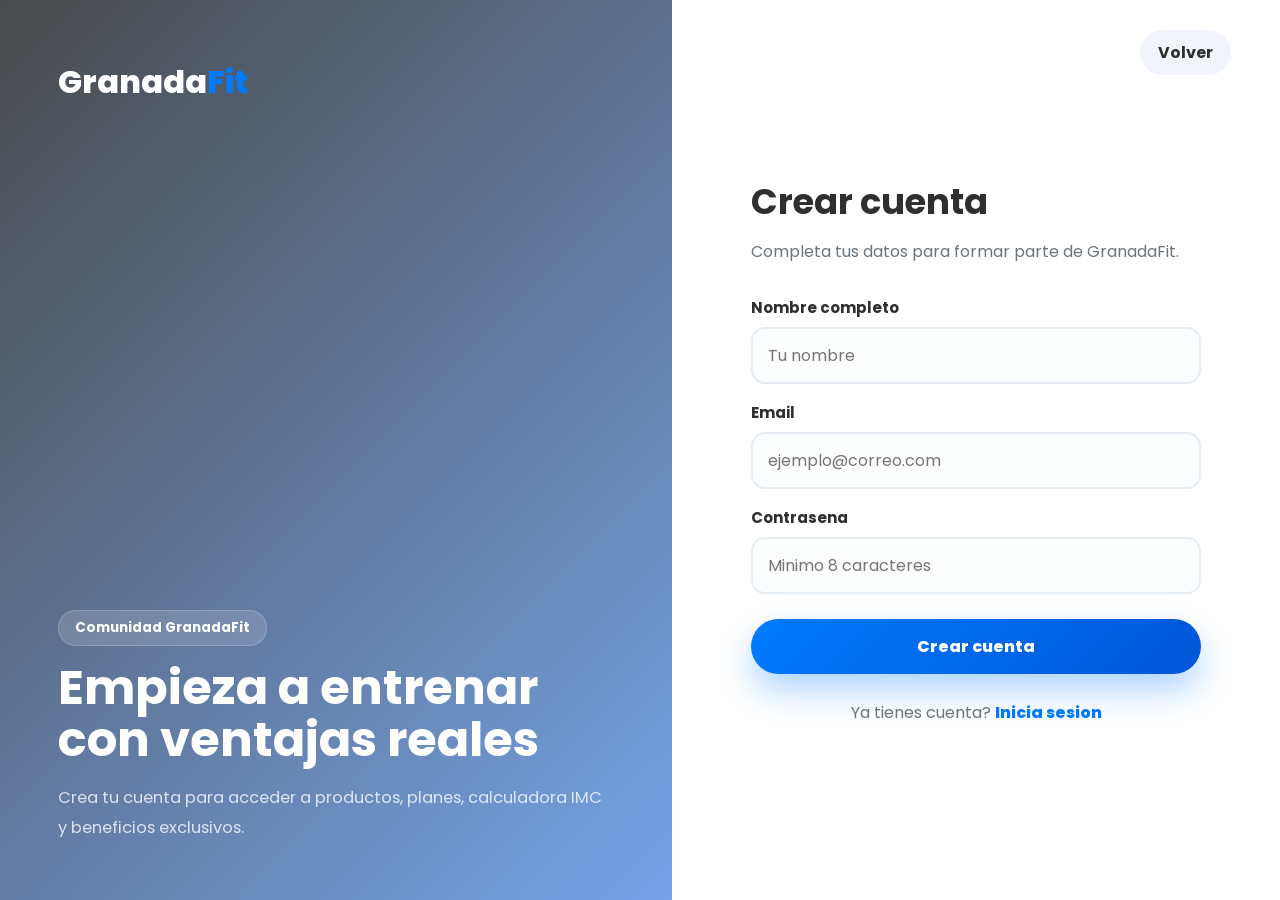
<file: src/main/resources/templates/register.html>
<!DOCTYPE html>
<html lang="es" xmlns:th="http://www.thymeleaf.org">
<head>
    <meta charset="UTF-8">
    <meta name="viewport" content="width=device-width, initial-scale=1.0">
    <title>GranadaFit | Crear cuenta</title>
    <link href="https://fonts.googleapis.com/css2?family=Poppins:wght@300;400;500;600;700;800&display=swap" rel="stylesheet">

    <style>
        :root {
            --primary-color: #007bff;
            --dark-color: #2f2f2f;
            --light-bg: #f5f8fc;
            --white: #ffffff;
            --muted: #6c757d;
            --border: #e6edf5;
            --shadow: 0 22px 48px rgba(0,0,0,0.1);
        }

        * {
            margin: 0;
            padding: 0;
            box-sizing: border-box;
            font-family: 'Poppins', sans-serif;
        }

        body {
            min-height: 100vh;
            background: var(--light-bg);
            color: var(--dark-color);
        }

        .register-page {
            min-height: 100vh;
            display: grid;
            grid-template-columns: 1.05fr 0.95fr;
        }

        .brand-panel {
            position: relative;
            background:
                linear-gradient(135deg, rgba(0,0,0,0.7), rgba(0,86,214,0.52)),
                url('https://images.unsplash.com/photo-1517836357463-d25dfeac3438?q=80&w=1470&auto=format&fit=crop') center/cover;
            color: var(--white);
            padding: 58px;
            display: flex;
            flex-direction: column;
            justify-content: space-between;
        }

        .logo {
            font-size: 2rem;
            font-weight: 800;
        }

        .logo span {
            color: var(--primary-color);
        }

        .brand-content {
            max-width: 560px;
        }

        .brand-content span {
            display: inline-block;
            margin-bottom: 16px;
            padding: 7px 16px;
            border-radius: 999px;
            background: rgba(255,255,255,0.14);
            border: 1px solid rgba(255,255,255,0.2);
            font-weight: 700;
            font-size: 0.85rem;
        }

        .brand-content h1 {
            font-size: 3rem;
            line-height: 1.1;
            margin-bottom: 16px;
        }

        .brand-content p {
            color: rgba(255,255,255,0.78);
            line-height: 1.8;
            font-size: 1.02rem;
        }

        .form-panel {
            background: var(--white);
            padding: 48px 8%;
            display: flex;
            align-items: center;
            justify-content: center;
            position: relative;
        }

        .back-link {
            position: absolute;
            top: 30px;
            right: 8%;
            color: var(--dark-color);
            text-decoration: none;
            font-weight: 700;
            background: #f1f5fb;
            padding: 10px 18px;
            border-radius: 999px;
            transition: 0.3s ease;
        }

        .back-link:hover {
            background: var(--dark-color);
            color: var(--white);
            transform: translateY(-2px);
        }

        .form-wrapper {
            width: 100%;
            max-width: 450px;
        }

        .form-wrapper h2 {
            font-size: 2.2rem;
            margin-bottom: 10px;
        }

        .subtitle {
            color: var(--muted);
            line-height: 1.7;
            margin-bottom: 30px;
        }

        .form-group {
            margin-bottom: 17px;
        }

        .form-group label {
            display: block;
            margin-bottom: 8px;
            font-weight: 700;
            font-size: 0.94rem;
        }

        .form-group input {
            width: 100%;
            border: 2px solid var(--border);
            border-radius: 14px;
            padding: 14px 15px;
            font-size: 1rem;
            outline: none;
            background: #fbfdff;
            transition: 0.3s ease;
        }

        .form-group input:focus {
            border-color: var(--primary-color);
            box-shadow: 0 0 0 4px rgba(0,123,255,0.12);
            background: var(--white);
        }

        .btn-auth {
            width: 100%;
            border: none;
            border-radius: 999px;
            padding: 15px 20px;
            background: linear-gradient(135deg, var(--primary-color), #0056d6);
            color: var(--white);
            font-size: 1rem;
            font-weight: 800;
            cursor: pointer;
            box-shadow: 0 16px 34px rgba(0,123,255,0.32);
            transition: 0.3s ease;
            margin-top: 8px;
        }

        .btn-auth:hover {
            transform: translateY(-3px);
            box-shadow: 0 20px 42px rgba(0,123,255,0.42);
        }

        .login-box {
            margin-top: 26px;
            text-align: center;
            color: var(--muted);
        }

        .login-box a {
            color: var(--primary-color);
            text-decoration: none;
            font-weight: 800;
        }

        .login-box a:hover {
            text-decoration: underline;
        }

        @media (max-width: 900px) {
            .register-page {
                grid-template-columns: 1fr;
            }

            .brand-panel {
                min-height: 360px;
            }

            .form-panel {
                padding: 86px 6% 46px;
            }
        }

        @media (max-width: 560px) {
            .brand-panel {
                padding: 38px 6%;
            }

            .brand-content h1,
            .form-wrapper h2 {
                font-size: 2rem;
            }
        }
    </style>
</head>
<body>

<main class="register-page">
    <section class="brand-panel">
        <div class="logo">Granada<span>Fit</span></div>

        <div class="brand-content">
            <span>Comunidad GranadaFit</span>
            <h1>Empieza a entrenar con ventajas reales</h1>
            <p>Crea tu cuenta para acceder a productos, planes, calculadora IMC y beneficios exclusivos.</p>
        </div>
    </section>

    <section class="form-panel">
        <a th:href="@{/}" class="back-link">Volver</a>

        <div class="form-wrapper">
            <h2>Crear cuenta</h2>
            <p class="subtitle">Completa tus datos para formar parte de GranadaFit.</p>

            <form th:action="@{/register}" method="post">
                <div class="form-group">
                    <label for="fullName">Nombre completo</label>
                    <input type="text" id="fullName" name="fullName" placeholder="Tu nombre" required>
                </div>

                <div class="form-group">
                    <label for="email">Email</label>
                    <input type="email" id="email" name="email" placeholder="ejemplo@correo.com" required>
                </div>

                <div class="form-group">
                    <label for="password">Contrasena</label>
                    <input type="password" id="password" name="password" placeholder="Minimo 8 caracteres" required>
                </div>

                <button type="submit" class="btn-auth">Crear cuenta</button>
            </form>

            <div class="login-box">
                <span>Ya tienes cuenta?</span>
                <a th:href="@{/login}">Inicia sesion</a>
            </div>
        </div>
    </section>
</main>

</body>
</html>
</file>
